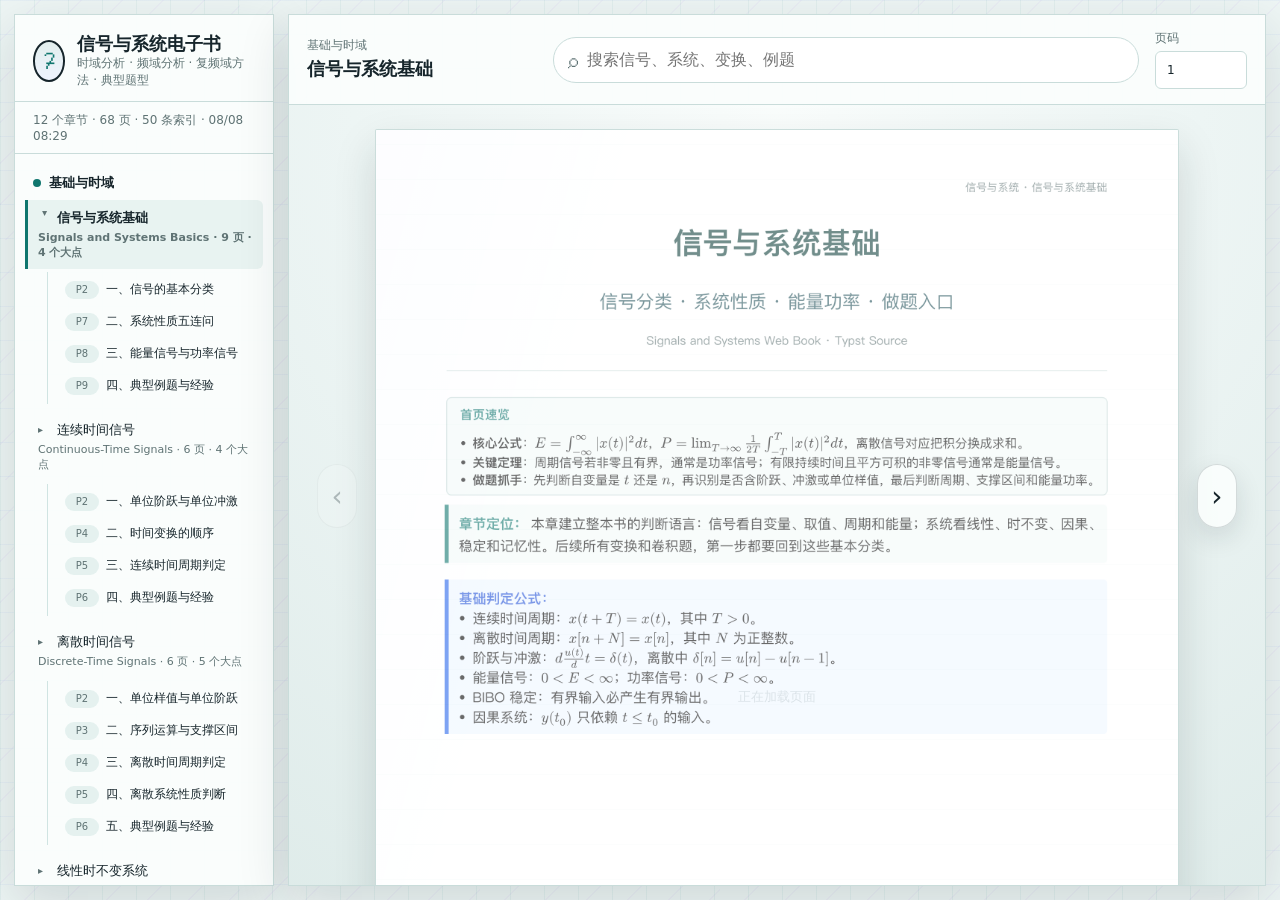
<file: index.html>
<!doctype html>
<html lang="zh-CN">
  <head>
    <meta charset="utf-8" />
    <meta name="viewport" content="width=device-width, initial-scale=1" />
    <meta http-equiv="refresh" content="0; url=./ebook/index.html" />
    <title>信号与系统电子书</title>
    <style>
      body {
        margin: 0;
        min-height: 100vh;
        display: grid;
        place-items: center;
        background: #edf5f4;
        color: #16252b;
        font-family: "PingFang SC", "Hiragino Sans GB", "Microsoft YaHei", system-ui, sans-serif;
      }

      a {
        color: #0f766e;
      }
    </style>
  </head>
  <body>
    <main>
      正在打开信号与系统电子书。若未自动跳转，请打开
      <a href="./ebook/index.html">电子书入口</a>。
    </main>
  </body>
</html>
</file>
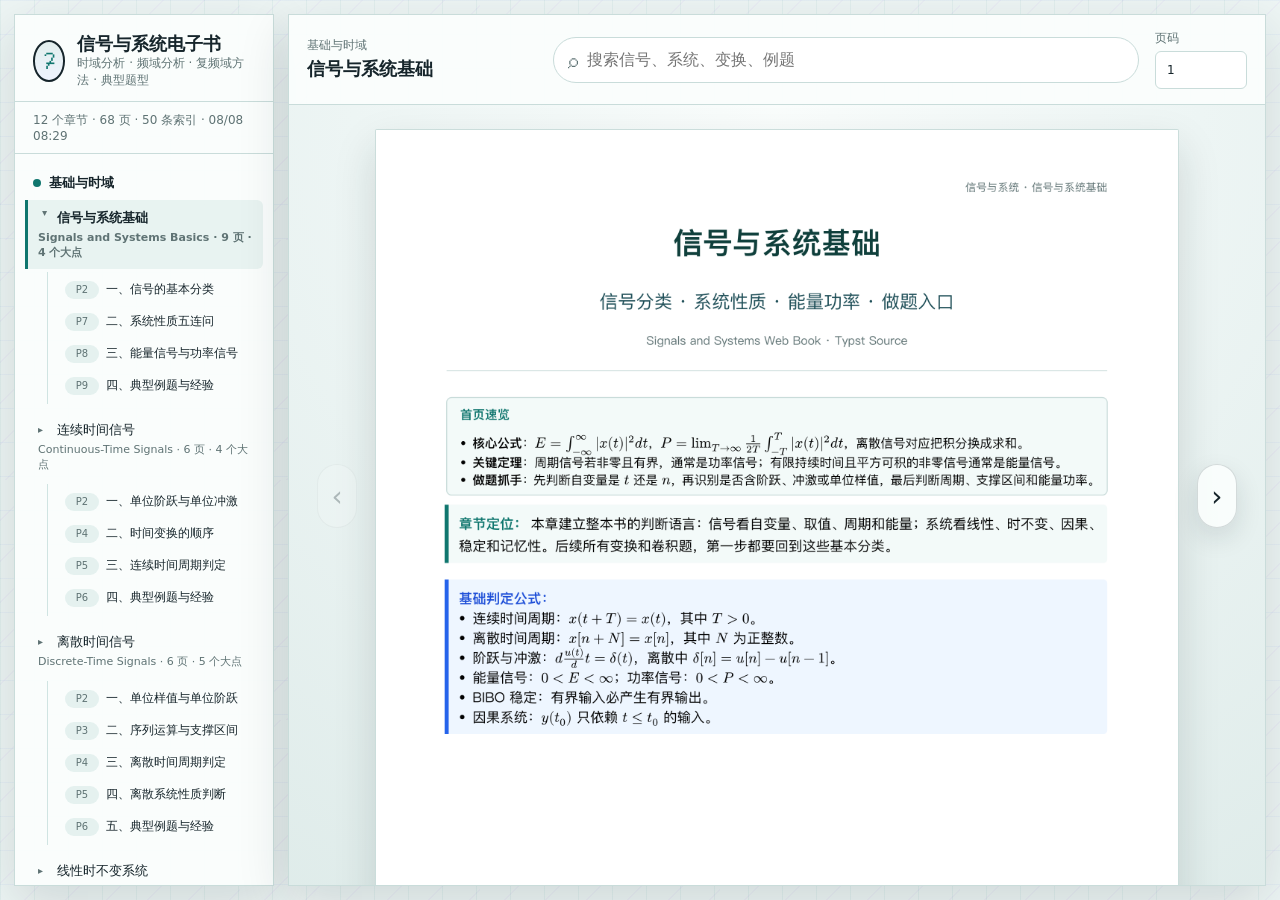
<file: ebook/index.html>
<!doctype html>
<html lang="zh-CN">
  <head>
    <meta charset="utf-8" />
    <meta name="viewport" content="width=device-width, initial-scale=1" />
    <title>信号与系统电子书</title>
    <link rel="stylesheet" href="./style.css?v=20260808-signals-systems-v8" />
  </head>
  <body>
    <div class="app-shell">
      <aside class="library-panel" aria-label="电子书目录">
        <header class="brand">
          <div class="brand-mark" aria-hidden="true">ℱ</div>
          <div>
            <h1>信号与系统电子书</h1>
            <p id="bookSubtitle">时域分析 · 频域分析 · 复频域方法</p>
          </div>
        </header>
        <div class="library-meta" id="libraryMeta"></div>
        <nav class="toc" id="toc" aria-label="章节目录"></nav>
      </aside>

      <main class="reader-panel">
        <header class="reader-toolbar">
          <div class="reader-title">
            <p class="eyebrow" id="currentCategory">目录</p>
            <h2 id="currentTitle">正在加载</h2>
          </div>
          <div class="toolbar-search" id="searchBox">
            <label class="search-field" for="searchInput">
              <span aria-hidden="true">⌕</span>
              <input id="searchInput" type="search" autocomplete="off" placeholder="搜索信号、系统、变换、例题" />
            </label>
            <div class="search-popover" id="searchPopover">
              <div class="subject-tabs" id="subjectTabs" role="list"></div>
              <div class="search-summary" id="searchSummary"></div>
              <div class="search-results" id="searchResults"></div>
            </div>
          </div>
          <div class="reader-actions">
            <label class="page-jump">
              <span>页码</span>
              <input id="pageInput" type="number" min="1" value="1" />
            </label>
          </div>
        </header>
        <section class="viewer-wrap" id="viewerWrap" aria-label="电子书阅读区">
          <div class="paper-stage" id="paperStage">
            <button class="page-nav-button page-nav-button--prev" id="prevPageButton" type="button" title="上一页">‹</button>
            <div class="page-stack" id="pageStack" aria-label="连续页面"></div>
            <button class="page-nav-button page-nav-button--next" id="nextPageButton" type="button" title="下一页">›</button>
          </div>
        </section>
      </main>
    </div>

    <script src="./data.js?v=20260808-signals-systems-v8"></script>
    <script src="./app.js?v=20260808-signals-systems-v8" defer></script>
  </body>
</html>
</file>
<file: ebook/style.css>
:root {
  color-scheme: light;
  --paper: #edf5f4;
  --surface: #fbfefd;
  --ink: #16252b;
  --muted: #5f7374;
  --line: #c9dcda;
  --blue: #2563eb;
  --amber: #d97706;
  --green: #0f766e;
  --red: #dc2626;
  --violet: #7c3aed;
  --shadow: 0 16px 48px rgba(18, 37, 43, 0.14);
  font-family: "PingFang SC", "Hiragino Sans GB", "Microsoft YaHei", system-ui, sans-serif;
}

* {
  box-sizing: border-box;
}

body {
  margin: 0;
  min-height: 100vh;
  background:
    linear-gradient(90deg, rgba(15, 118, 110, 0.055) 1px, transparent 1px),
    linear-gradient(180deg, rgba(37, 99, 235, 0.045) 1px, transparent 1px),
    repeating-linear-gradient(135deg, transparent 0 28px, rgba(124, 58, 237, 0.035) 28px 29px),
    var(--paper);
  background-size: 34px 34px, 34px 34px, 240px 240px, auto;
  color: var(--ink);
}

button,
input {
  font: inherit;
}

button {
  border: 1px solid var(--ink);
  background: var(--ink);
  color: #fbfefd;
  min-height: 36px;
  border-radius: 6px;
  padding: 0 13px;
  cursor: pointer;
}

button:hover,
button:focus-visible {
  transform: translateY(-1px);
  box-shadow: 0 8px 18px rgba(18, 37, 43, 0.17);
}

input {
  width: 100%;
  border: 1px solid var(--line);
  border-radius: 6px;
  background: #fff;
  color: var(--ink);
  min-height: 38px;
  padding: 0 11px;
  outline: none;
}

input:focus {
  border-color: var(--blue);
  box-shadow: 0 0 0 3px rgba(37, 99, 235, 0.12);
}

.app-shell {
  display: grid;
  grid-template-columns: minmax(260px, 20vw) minmax(680px, 1fr);
  gap: 14px;
  height: 100vh;
  padding: 14px;
}

.library-panel,
.reader-panel {
  min-height: 0;
  background: rgba(251, 254, 253, 0.94);
  border: 1px solid var(--line);
  box-shadow: var(--shadow);
}

.library-panel {
  display: flex;
  flex-direction: column;
  overflow: hidden;
}

.brand {
  display: flex;
  gap: 12px;
  align-items: center;
  padding: 18px 18px 12px;
  border-bottom: 1px solid var(--line);
}

.brand-mark {
  display: grid;
  width: 42px;
  height: 42px;
  place-items: center;
  border: 2px solid var(--ink);
  border-radius: 50%;
  background:
    linear-gradient(180deg, rgba(15, 118, 110, 0.12), rgba(37, 99, 235, 0.08)),
    #fff;
  font-size: 26px;
  font-family: Georgia, "Times New Roman", serif;
  color: var(--green);
}

.brand h1 {
  margin: 0;
  font-size: 18px;
  line-height: 1.2;
}

.brand p,
.eyebrow,
.library-meta,
.search-summary {
  margin: 0;
  color: var(--muted);
  font-size: 12px;
}

.library-meta {
  padding: 10px 18px;
  border-bottom: 1px solid var(--line);
}

.toc {
  overflow: auto;
  padding: 8px 10px 16px;
}

.category-block {
  margin-top: 8px;
}

.category-title {
  display: flex;
  align-items: center;
  gap: 8px;
  margin: 12px 8px 8px;
  font-size: 13px;
  font-weight: 700;
}

.category-dot {
  width: 8px;
  height: 8px;
  border-radius: 50%;
  background: var(--blue);
}

.toc-document {
  margin: 2px 0;
}

.toc-button {
  display: block;
  width: 100%;
  border: 0;
  border-left: 3px solid transparent;
  border-radius: 0 6px 6px 0;
  background: transparent;
  color: var(--ink);
  text-align: left;
  padding: 9px 10px;
  min-height: 0;
  box-shadow: none;
}

.toc-main-row {
  display: grid;
  grid-template-columns: 14px 1fr;
  gap: 5px;
  align-items: start;
}

.toc-chevron {
  color: var(--muted);
  font-size: 10px;
  line-height: 18px;
  transition: transform 120ms ease;
}

.toc-document.is-expanded .toc-chevron {
  transform: rotate(90deg);
}

.toc-button:hover,
.toc-button:focus-visible,
.toc-button.is-active {
  background: rgba(15, 118, 110, 0.075);
  transform: none;
  box-shadow: none;
}

.toc-button.is-active {
  border-left-color: var(--active-accent, var(--blue));
  font-weight: 700;
}

.toc-title {
  display: block;
  font-size: 13px;
  line-height: 1.35;
}

.toc-pages {
  display: block;
  margin-top: 3px;
  color: var(--muted);
  font-size: 11px;
}

.toc-sublist {
  display: grid;
  gap: 2px;
  margin: 3px 0 8px 22px;
  padding: 3px 0 3px 9px;
  border-left: 1px solid rgba(15, 118, 110, 0.18);
}

.toc-section-button {
  display: grid;
  grid-template-columns: 34px 1fr;
  align-items: start;
  gap: 7px;
  width: 100%;
  min-height: 0;
  padding: 6px 8px;
  border: 0;
  border-radius: 6px;
  background: transparent;
  color: var(--ink);
  text-align: left;
  box-shadow: none;
}

.toc-section-button:hover,
.toc-section-button:focus-visible,
.toc-section-button.is-active {
  background: rgba(15, 118, 110, 0.075);
  transform: none;
  box-shadow: none;
}

.toc-section-button.is-active {
  color: var(--active-accent, var(--blue));
  font-weight: 700;
}

.toc-section-page {
  display: inline-flex;
  align-items: center;
  justify-content: center;
  min-width: 30px;
  border-radius: 999px;
  background: rgba(15, 118, 110, 0.09);
  color: var(--muted);
  font-size: 10px;
  line-height: 18px;
}

.toc-section-button.is-active .toc-section-page {
  background: var(--active-accent, var(--blue));
  color: #fbfefd;
}

.toc-section-title {
  font-size: 12px;
  line-height: 1.45;
}

.reader-panel {
  display: flex;
  flex-direction: column;
  overflow: hidden;
}

.reader-toolbar {
  position: relative;
  z-index: 30;
  display: flex;
  align-items: center;
  justify-content: space-between;
  gap: 16px;
  padding: 15px 18px;
  border-bottom: 1px solid var(--line);
}

.reader-title {
  min-width: 230px;
  max-width: 32%;
}

.reader-toolbar h2 {
  margin: 3px 0 0;
  font-size: 18px;
  line-height: 1.35;
  overflow: hidden;
  text-overflow: ellipsis;
  white-space: nowrap;
}

.reader-actions {
  display: flex;
  align-items: end;
  gap: 10px;
}

.page-jump {
  display: grid;
  gap: 4px;
  width: 92px;
  color: var(--muted);
  font-size: 12px;
}

.viewer-wrap {
  position: relative;
  z-index: 1;
  flex: 1;
  min-height: 0;
  overflow: auto;
  background:
    radial-gradient(circle at top, rgba(251, 254, 253, 0.9), rgba(237, 245, 244, 0.84) 46%, rgba(219, 233, 231, 0.76)),
    var(--paper);
}

.paper-stage {
  position: relative;
  display: flex;
  align-items: flex-start;
  justify-content: center;
  min-height: 100%;
  padding: 34px 28px 52px;
}

.page-stack {
  display: grid;
  gap: 22px;
  width: min(100%, 1080px);
}

.page-sheet {
  position: relative;
  width: 100%;
  margin: 0;
  aspect-ratio: 210 / 297;
  contain: layout paint;
  content-visibility: auto;
  contain-intrinsic-size: 1080px 1528px;
  border: 1px solid rgba(201, 220, 218, 0.95);
  border-radius: 2px;
  background: #fff;
  box-shadow: 0 18px 42px rgba(18, 37, 43, 0.15);
  overflow: hidden;
}

.page-sheet::before {
  content: "正在加载页面";
  position: absolute;
  inset: 0;
  z-index: 1;
  display: grid;
  place-items: center;
  background:
    linear-gradient(105deg, rgba(255, 255, 255, 0) 32%, rgba(37, 99, 235, 0.06) 48%, rgba(255, 255, 255, 0) 64%),
    repeating-linear-gradient(0deg, #ffffff 0 34px, #eef7f6 34px 35px);
  background-size: 220% 100%, 100% 100%;
  color: rgba(95, 115, 116, 0.82);
  font-size: 13px;
  letter-spacing: 0;
  transition: opacity 140ms ease-out;
  animation: page-placeholder-sweep 1.8s ease-in-out infinite;
}

.page-sheet.is-loaded::before {
  opacity: 0;
  pointer-events: none;
}

.page-sheet.is-error::before {
  content: "页面加载失败";
  background: #fff5f7;
  color: var(--red);
  animation: none;
}

.page-image {
  position: relative;
  z-index: 2;
  display: block;
  width: 100%;
  height: 100%;
  object-fit: contain;
  background: #fff;
  opacity: 0;
  transition: opacity 120ms ease-out;
}

.page-image.is-loaded {
  opacity: 1;
}

.page-retry {
  position: absolute;
  z-index: 4;
  left: 50%;
  top: calc(50% + 34px);
  display: none;
  transform: translateX(-50%);
  border-color: var(--red);
  background: var(--red);
  box-shadow: 0 12px 28px rgba(220, 38, 38, 0.18);
}

.page-sheet.is-error .page-retry {
  display: inline-flex;
  align-items: center;
}

@keyframes page-placeholder-sweep {
  0% {
    background-position: 120% 0, 0 0;
  }
  100% {
    background-position: -120% 0, 0 0;
  }
}

.page-nav-button {
  position: sticky;
  top: 46%;
  z-index: 3;
  display: grid;
  place-items: center;
  width: 42px;
  height: 64px;
  min-height: 0;
  margin-top: 36vh;
  border: 1px solid rgba(18, 37, 43, 0.16);
  border-radius: 999px;
  background: rgba(251, 254, 253, 0.88);
  color: var(--ink);
  font-size: 28px;
  box-shadow: 0 10px 26px rgba(18, 37, 43, 0.12);
}

.page-nav-button:hover,
.page-nav-button:focus-visible {
  background: #fff;
}

.page-nav-button:disabled {
  opacity: 0.28;
  cursor: default;
  transform: none;
  box-shadow: none;
}

.page-nav-button--prev {
  margin-right: 18px;
}

.page-nav-button--next {
  margin-left: 18px;
}

.toolbar-search {
  position: relative;
  flex: 1 1 560px;
  max-width: 760px;
  min-width: 280px;
}

.search-field {
  display: flex;
  align-items: center;
  gap: 9px;
  width: 100%;
  min-height: 46px;
  padding: 0 14px;
  border: 1px solid var(--line);
  border-radius: 999px;
  background: #fff;
  box-shadow: inset 0 0 0 1px rgba(255, 255, 255, 0.5);
}

.search-field span {
  color: var(--muted);
  font-size: 20px;
  line-height: 1;
}

.search-field input {
  min-height: 42px;
  border: 0;
  border-radius: 0;
  padding: 0;
  background: transparent;
}

.search-field input:focus {
  box-shadow: none;
}

.toolbar-search:focus-within .search-field,
.toolbar-search.is-open .search-field {
  border-color: var(--blue);
  box-shadow: 0 0 0 3px rgba(37, 99, 235, 0.12);
}

.search-popover {
  position: absolute;
  z-index: 20;
  top: calc(100% + 9px);
  left: 0;
  right: 0;
  display: none;
  max-height: min(58vh, 560px);
  overflow: auto;
  padding: 12px;
  border: 1px solid var(--line);
  border-radius: 12px;
  background: rgba(251, 254, 253, 0.98);
  box-shadow: 0 24px 60px rgba(18, 37, 43, 0.24);
}

.toolbar-search.is-open .search-popover {
  display: block;
}

.subject-tabs {
  display: flex;
  flex-wrap: wrap;
  gap: 8px;
  margin-top: 12px;
}

.subject-tab {
  border: 1px solid var(--line);
  background: #fff;
  color: var(--ink);
  min-height: 30px;
  border-radius: 999px;
  padding: 0 10px;
  box-shadow: none;
}

.subject-tab:hover,
.subject-tab:focus-visible,
.subject-tab.is-active {
  transform: none;
  box-shadow: none;
  border-color: var(--tab-accent, var(--ink));
}

.subject-tab.is-active {
  color: #fff;
  background: var(--tab-accent, var(--ink));
}

.search-summary {
  margin-top: 14px;
  min-height: 18px;
}

.search-results {
  overflow: auto;
  margin: 10px 0 0;
  padding: 0 4px 8px;
}

.result-item {
  width: 100%;
  border: 1px solid var(--line);
  border-left: 4px solid var(--result-accent, var(--blue));
  border-radius: 8px;
  background: #fff;
  color: var(--ink);
  padding: 11px 12px;
  margin-bottom: 10px;
  text-align: left;
  min-height: 0;
  box-shadow: none;
}

.result-item:hover,
.result-item:focus-visible {
  transform: none;
  box-shadow: 0 8px 18px rgba(18, 37, 43, 0.1);
}

.result-title {
  display: block;
  font-weight: 700;
  line-height: 1.35;
}

.result-meta {
  display: block;
  margin-top: 4px;
  color: var(--muted);
  font-size: 12px;
}

.result-snippet {
  display: block;
  margin-top: 8px;
  color: #403c36;
  font-size: 13px;
  line-height: 1.55;
}

mark {
  background: rgba(217, 119, 6, 0.26);
  color: inherit;
  padding: 0 2px;
  border-radius: 3px;
}

.empty-state {
  padding: 18px 4px;
  color: var(--muted);
  font-size: 13px;
  line-height: 1.6;
}

@media (max-width: 1180px) {
  .app-shell {
    grid-template-columns: 245px minmax(420px, 1fr);
  }
}

@media (max-width: 780px) {
  .app-shell {
    display: flex;
    flex-direction: column;
    height: auto;
    min-height: 100vh;
  }

  .library-panel {
    max-height: 360px;
  }

  .reader-panel {
    min-height: 72vh;
  }

  .reader-toolbar {
    align-items: stretch;
    flex-direction: column;
  }

  .reader-title {
    max-width: none;
  }

  .reader-actions {
    justify-content: space-between;
  }

  .toolbar-search {
    max-width: none;
    min-width: 0;
  }

  .search-popover {
    max-height: 52vh;
  }
}
</file>
